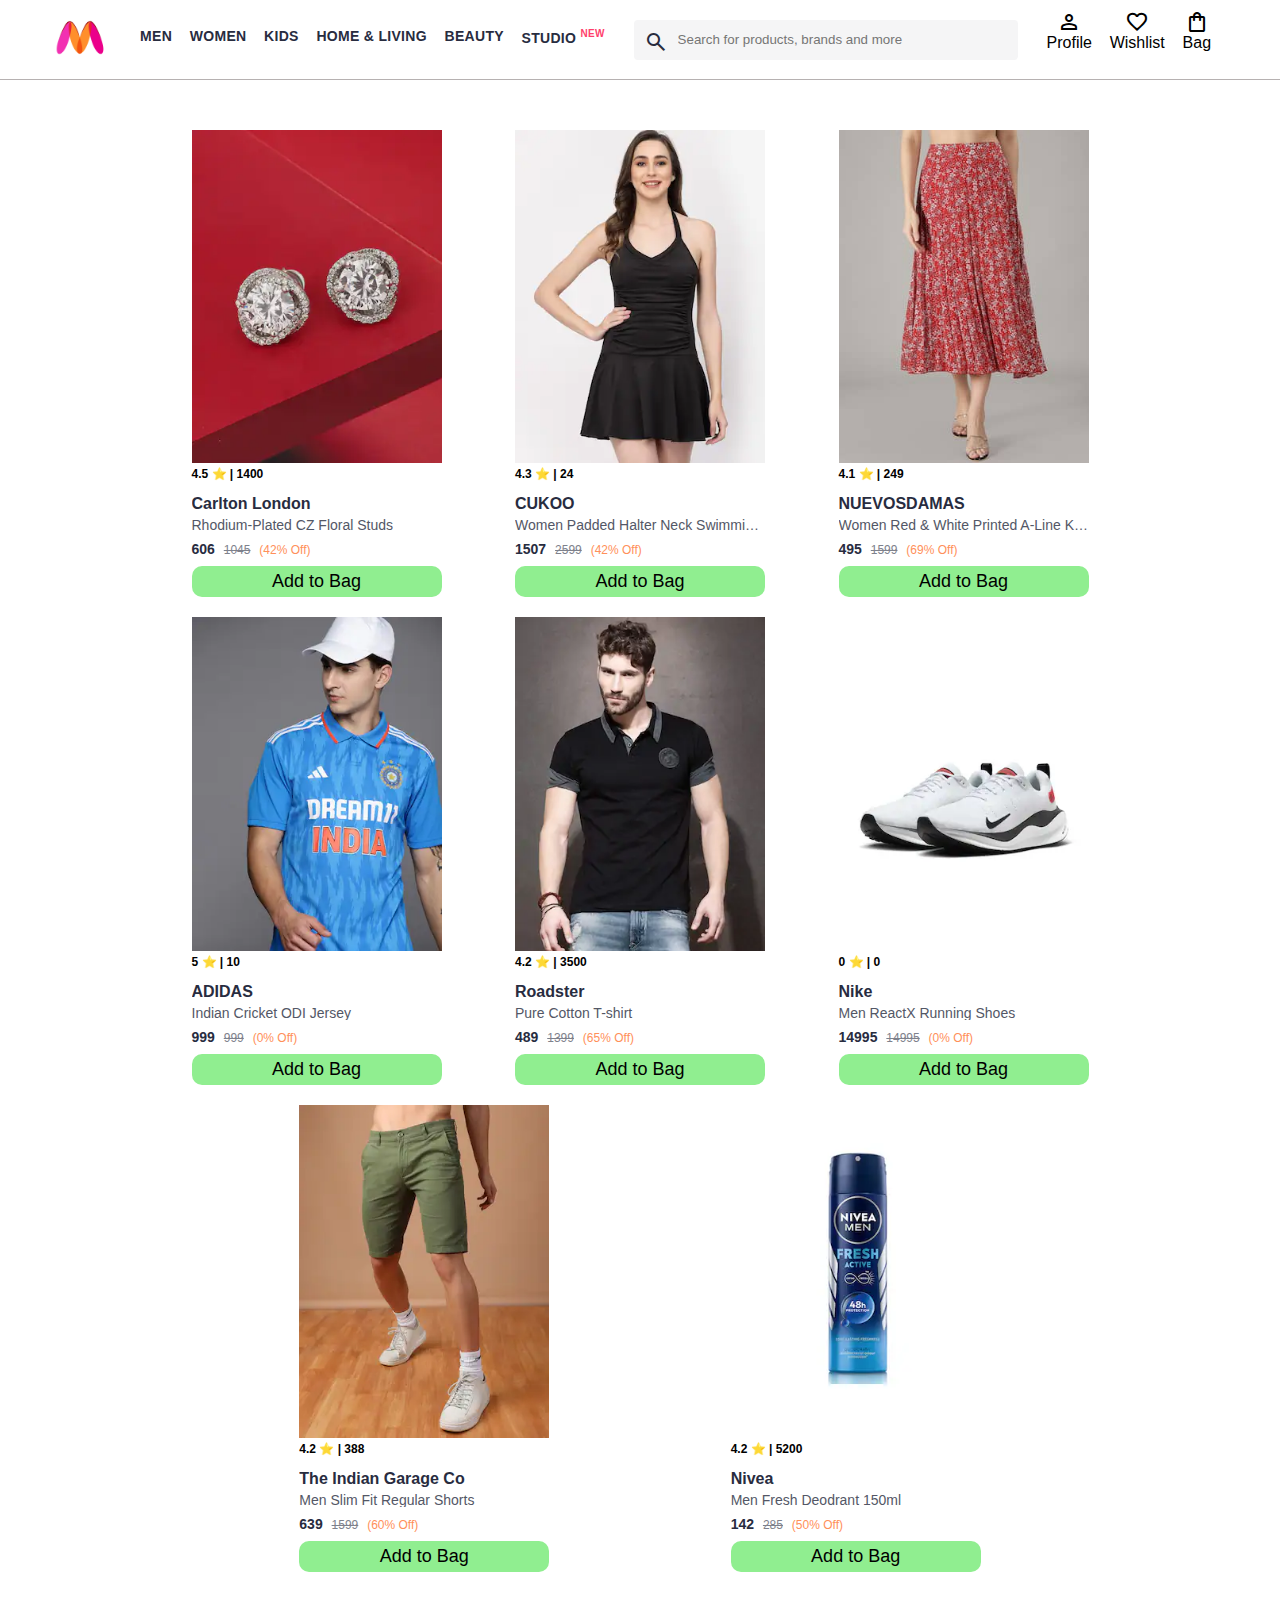
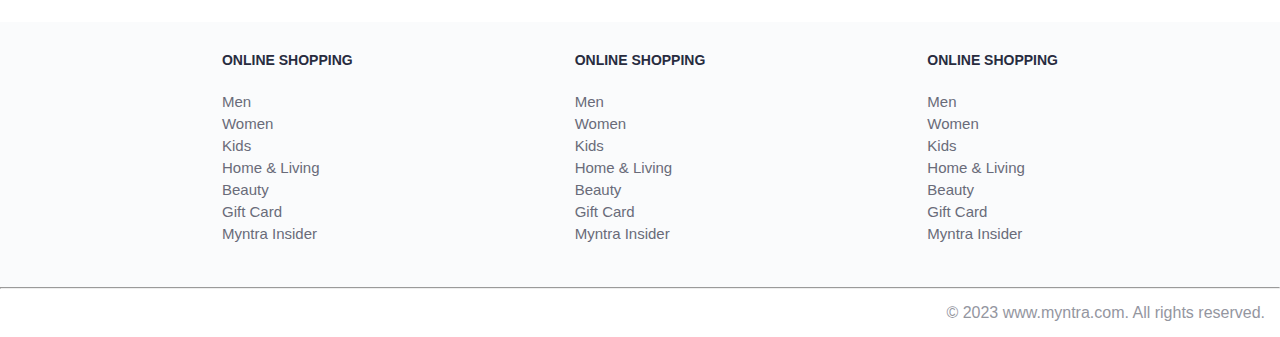
<file: Javascript/11 Template Myntra Functional Clone/index.html>
<!DOCTYPE html>
<html lang="en">
<head>
    <title>Myntra Functional Clone</title>
    <link rel="stylesheet" href="css/index.css">
    <link rel="stylesheet" href="https://fonts.googleapis.com/css2?family=Material+Symbols+Outlined:opsz,wght,FILL,GRAD@20..48,100..700,0..1,-50..200" />
</head>
<body>
    <header>
        <div class="logo_container">
            <a href="#"><img class="myntra_home" src="images/myntra_logo.webp" alt="Myntra Home"></a>
        </div>
        <nav class="nav_bar">
            <a href="#">Men</a>
            <a href="#">Women</a>
            <a href="#">Kids</a>
            <a href="#">Home & Living</a>
            <a href="#">Beauty</a>
            <a href="#">Studio <sup>New</sup></a>
        </nav>
        <div class="search_bar">
            <span class="material-symbols-outlined search_icon">search</span>
            <input class="search_input" placeholder="Search for products, brands and more">
        </div>
        <div class="action_bar">
            <div class="action_container">
                <span class="material-symbols-outlined action_icon">person</span>
                <span class="action_name">Profile</span>
            </div>

            <div class="action_container">
                <span class="material-symbols-outlined action_icon">favorite</span>
                <span class="action_name">Wishlist</span>
            </div>

            <a class="action_container" href="pages/bag.html">
                <span class="material-symbols-outlined action_icon">shopping_bag</span>
                <span class="action_name">Bag</span>
                <span class="bag-item-count">0</span>
            </a>
        </div>
    </header>
    <main>
        <div class="items-container">
              <div class="item-container">
                <img class="item-image" src="images/1.jpg" alt="item image">
                 <div class="rating">
                    4.5 ⭐ | 1.4K
                 </div>
                 <div class="company-name">Carlton London</div>
                  <div class="item-name">Rhodium-Plated CZ Floral Studs</div>
                  <div class="price">
                    <span class="current-price">Rs 606</span>
                    <span class="original-price">Rs 1045</span>
                    <span class="discount">(42% Off)</span>
                  </div>
                  <button class="btn-add-bag">Add to Bag</button>
              </div>
        </div>
    </main>
    <footer>
        <div class="footer_container">
            <div class="footer_column">
                <h3>ONLINE SHOPPING</h3>

                <a href="#">Men</a>
                <a href="#">Women</a>
                <a href="#">Kids</a>
                <a href="#">Home & Living</a>
                <a href="#">Beauty</a>
                <a href="#">Gift Card</a>
                <a href="#">Myntra Insider</a>
            </div>

            <div class="footer_column">
                <h3>ONLINE SHOPPING</h3>

                <a href="#">Men</a>
                <a href="#">Women</a>
                <a href="#">Kids</a>
                <a href="#">Home & Living</a>
                <a href="#">Beauty</a>
                <a href="#">Gift Card</a>
                <a href="#">Myntra Insider</a>
            </div>

            <div class="footer_column">
                <h3>ONLINE SHOPPING</h3>

                <a href="#">Men</a>
                <a href="#">Women</a>
                <a href="#">Kids</a>
                <a href="#">Home & Living</a>
                <a href="#">Beauty</a>
                <a href="#">Gift Card</a>
                <a href="#">Myntra Insider</a>
            </div>
        </div>
        <hr>

        <div class="copyright">
            © 2023 www.myntra.com. All rights reserved.
        </div>
    </footer>
    <script src="data/items.js"></script>
    <script src="index.js"></script>
</body>
</html>
</file>
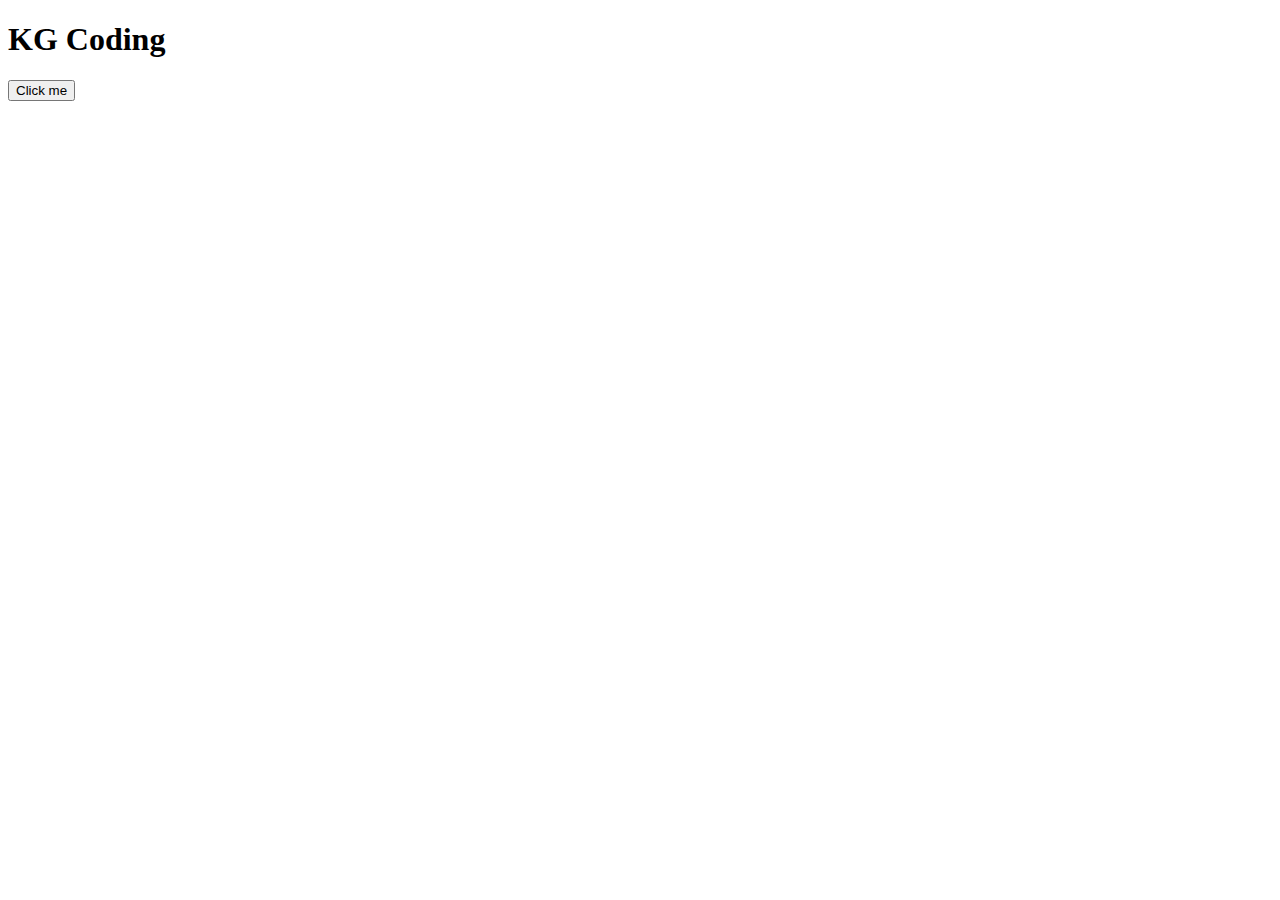
<file: Javascript/3 HTML CSS and JS/Chapter Code/index.html>
<!DOCTYPE html>
<html lang="en">
<head>
  <title>Learning HTML</title>
</head>
<body>
  <h1>KG Coding</h1>
  <button id="click-me" onclick="alert('I am clicked')">Click me</button> <br>
  
<script src="scripts/index.js"></script>
</body>
</html>
</file>
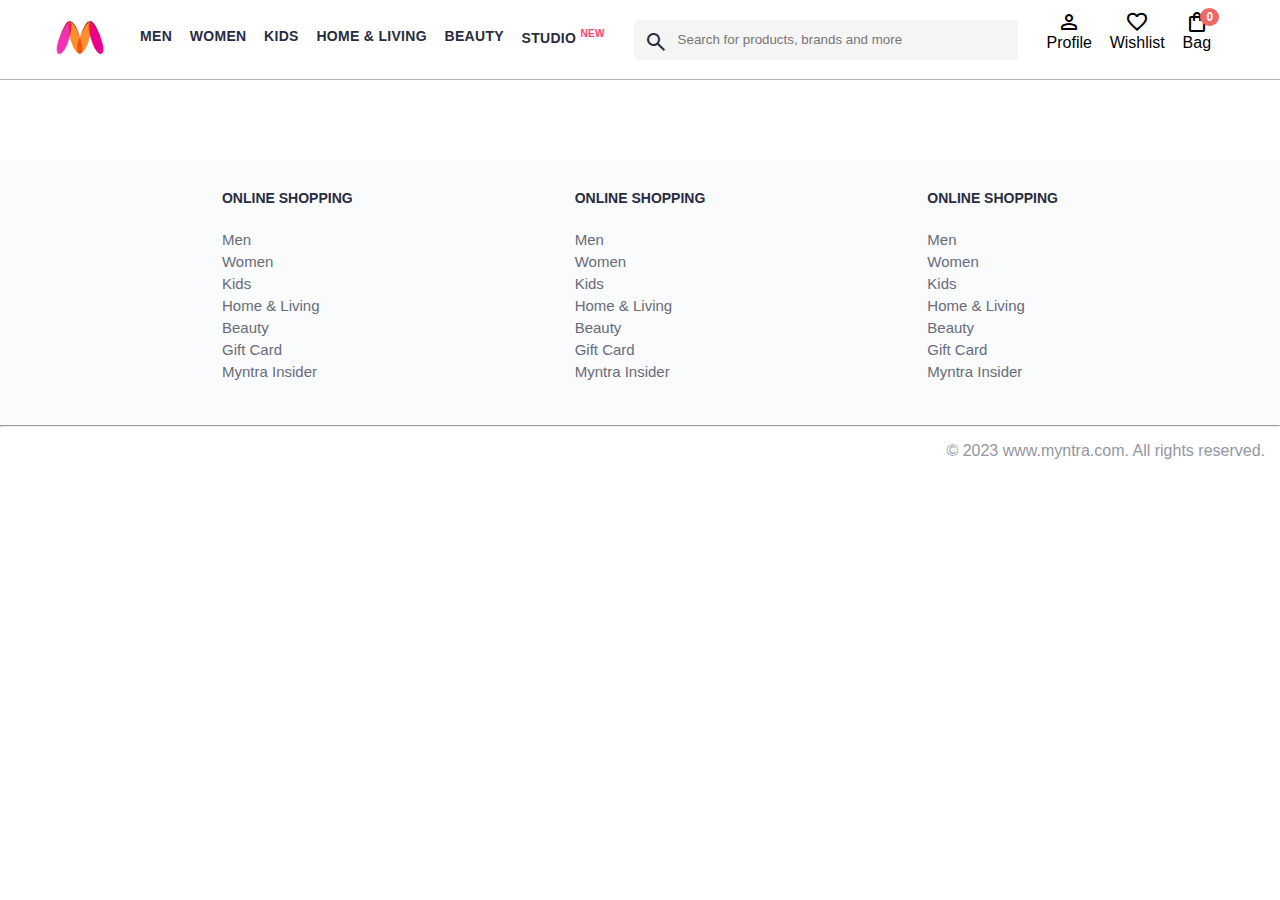
<file: Javascript/Projects/4 Myntra Functional Clone/index.html>
<!DOCTYPE html>
<html lang="en">
<head>
    <title>Myntra Functional Clone</title>
    <link rel="stylesheet" href="css/index.css">
    <link rel="stylesheet" href="https://fonts.googleapis.com/css2?family=Material+Symbols+Outlined:opsz,wght,FILL,GRAD@20..48,100..700,0..1,-50..200" />
</head>
<body>
    <header>
        <div class="logo_container">
            <a href="#"><img class="myntra_home" src="images/myntra_logo.webp" alt="Myntra Home"></a>
        </div>
        <nav class="nav_bar">
            <a href="#">Men</a>
            <a href="#">Women</a>
            <a href="#">Kids</a>
            <a href="#">Home & Living</a>
            <a href="#">Beauty</a>
            <a href="#">Studio <sup>New</sup></a>
        </nav>
        <div class="search_bar">
            <span class="material-symbols-outlined search_icon">search</span>
            <input class="search_input" placeholder="Search for products, brands and more">
        </div>
        <div class="action_bar">
            <div class="action_container">
                <span class="material-symbols-outlined action_icon">person</span>
                <span class="action_name">Profile</span>
            </div>

            <div class="action_container">
                <span class="material-symbols-outlined action_icon">favorite</span>
                <span class="action_name">Wishlist</span>
            </div>

            <a class="action_container" href="pages/bag.html">
                <span class="material-symbols-outlined action_icon">shopping_bag</span>
                <span class="action_name">Bag</span>
                <span class="bag-item-count">0</span>
            </a>
        </div>
    </header>
    <main>
        <div class="items-container">
        </div>
    </main>
    <footer>
        <div class="footer_container">
            <div class="footer_column">
                <h3>ONLINE SHOPPING</h3>

                <a href="#">Men</a>
                <a href="#">Women</a>
                <a href="#">Kids</a>
                <a href="#">Home & Living</a>
                <a href="#">Beauty</a>
                <a href="#">Gift Card</a>
                <a href="#">Myntra Insider</a>
            </div>

            <div class="footer_column">
                <h3>ONLINE SHOPPING</h3>

                <a href="#">Men</a>
                <a href="#">Women</a>
                <a href="#">Kids</a>
                <a href="#">Home & Living</a>
                <a href="#">Beauty</a>
                <a href="#">Gift Card</a>
                <a href="#">Myntra Insider</a>
            </div>

            <div class="footer_column">
                <h3>ONLINE SHOPPING</h3>

                <a href="#">Men</a>
                <a href="#">Women</a>
                <a href="#">Kids</a>
                <a href="#">Home & Living</a>
                <a href="#">Beauty</a>
                <a href="#">Gift Card</a>
                <a href="#">Myntra Insider</a>
            </div>
        </div>
        <hr>

        <div class="copyright">
            © 2023 www.myntra.com. All rights reserved.
        </div>
    </footer>
    <script src="data/items.js"></script>
    <script src="scripts/index.js"></script>
</body>
</html>
</file>
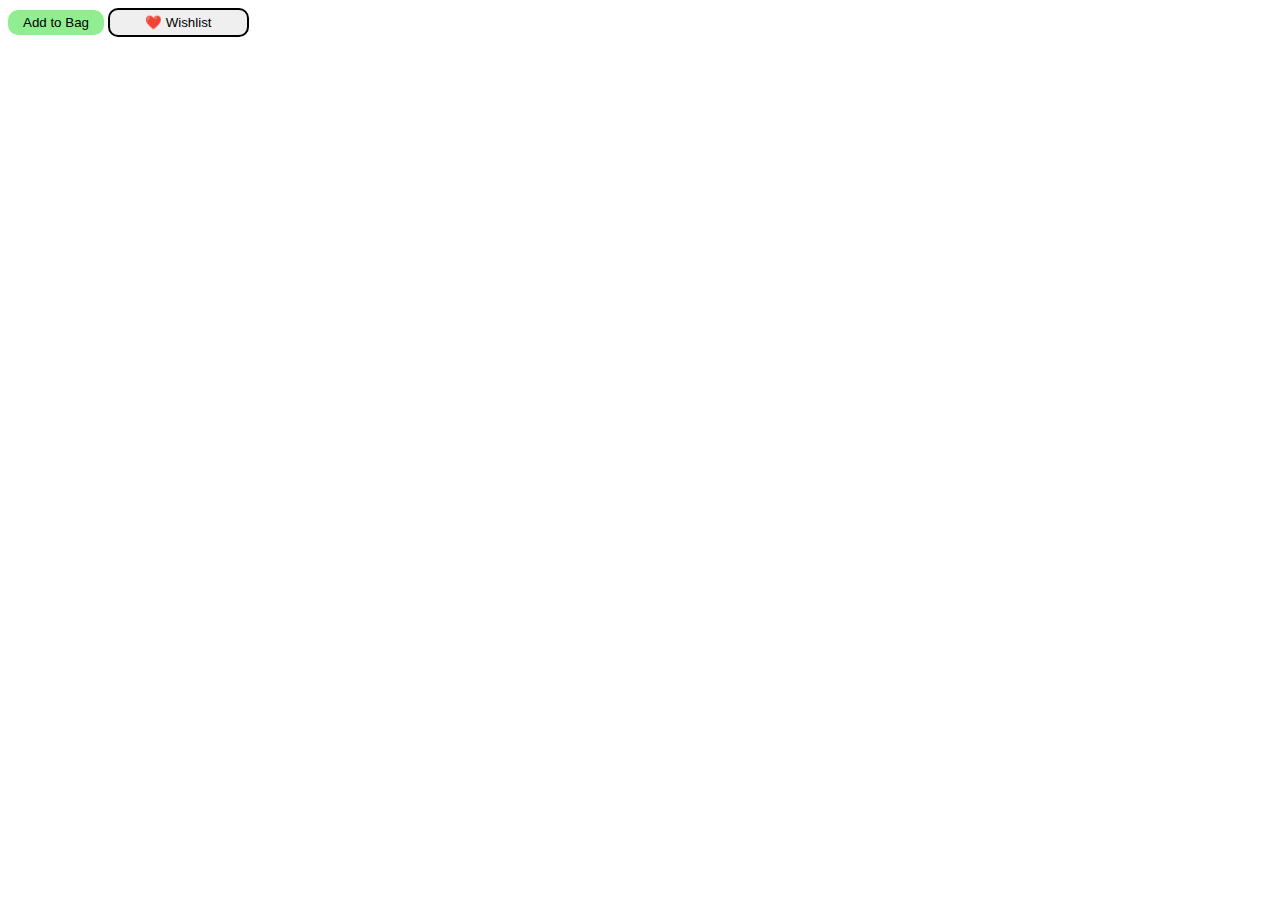
<file: Javascript/3 HTML CSS and JS/Practise Set/Practise Set 3.html>
<!DOCTYPE html>
<html lang="en">
<head>
  <title>Practise Set 3</title>
  <link rel="stylesheet" href="css/practise set 3.css">
  <style>
    /*.class-button {
      color: rgb(29, 180, 52);
    }*/
  </style>
</head>
<body>
  <main>
    <button class="bag-button" onclick="
      alert('Item has been added to Bag');
      ">Add to Bag</button>
    <button class="wish-button" onclick="
      alert('Item has been added to the wishlist')
    ">❤️ Wishlist</button>
    <!--
    <button class="class-button">Click</button>
    <button id="id-button">Id button</button>
    <button class="class-button">Class button</button>
    <p>Lorem ipsum dolor sit amet consectetur adipisicing elit. Deleniti, facere.</p> -->
  </main>
  <script>
    //alert('Welcome Buddy');
  </script>
</body>
</html>
</file>
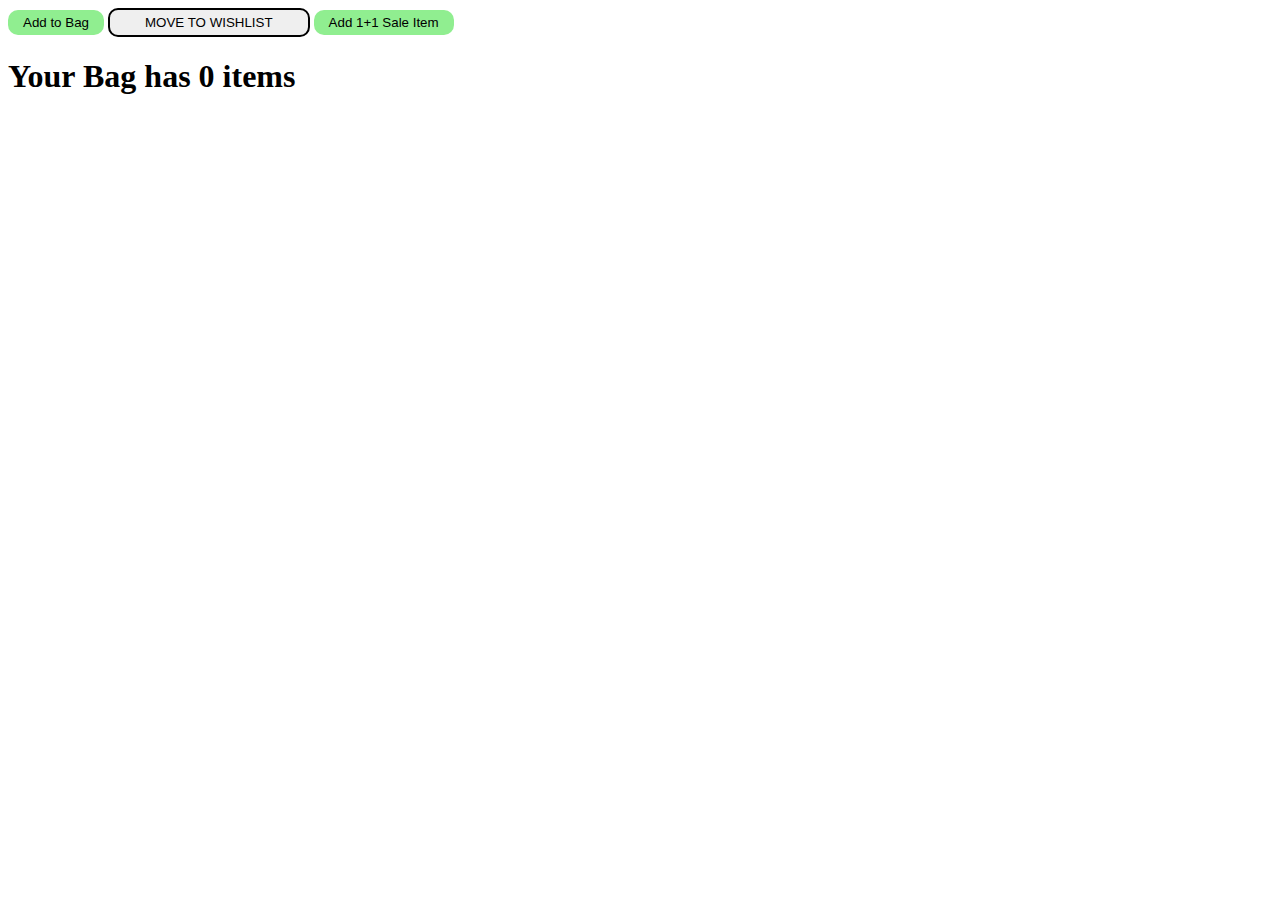
<file: Javascript/4 Variables/Practise Set/myntra bag.html>
<!DOCTYPE html>
<html lang="en">
<head>
  <link rel="stylesheet" href="myntra bag.css">
  <title>Myntra Bag</title>
</head>
<body>
  <button class="bag-button" onclick="
  cartQuantity++;
  document.querySelector('#cart-summary').innerText = `Your Bag has ${cartQuantity} items`;
  ">Add to Bag</button>

<button class="wish-button" onclick="
cartQuantity--;
document.querySelector('#cart-summary').innerText = `Your Bag has ${cartQuantity} items`;
">Move to Wishlist</button>

<button class="bag-button" onclick="
cartQuantity += 2;
document.querySelector('#cart-summary').innerText = `Your Bag has ${cartQuantity} items`;
">Add 1+1 Sale Item</button>

<h1 id="cart-summary"></h1>

<script>
  let cartQuantity = 0;
  document.querySelector('#cart-summary').innerText = `Your Bag has ${cartQuantity} items`;
</script>
</body>
</html>
</file>
<file: Javascript/11 Template Myntra Functional Clone/css/index.css>
/***************** Item Page CSS **************************/
/*.action_container {
    text-decoration: none;
}
a.action_container:link {
    color:black;
}
.item-details {
    cursor: pointer;
    width: 250px;
    margin: 10px;
}
.stars {
    font-size: 12px;
    font-weight: 700;
    text-align: left;
}
.company {
    font-size: 18px;
    font-weight: 700;
    line-height: 1;
    color: #282c3f;
    margin-bottom: 6px;
    overflow: hidden;
    text-overflow: ellipsis;
    white-space: nowrap;
    margin-top: 20px;
}
.item-name {
    color: #535766;
    font-size: 16px;
    line-height: 1;
    margin-bottom: 0;
    margin-top: 0;
    overflow: hidden;
    text-overflow: ellipsis;
    white-space: nowrap;
    font-weight: 400;
    display: block;
}
.price-container {
    margin-top: 10px;
}
.current-price {
    font-size: 14px;
    font-weight: 700;
    color: #282c3f;
}
.original-price {
    text-decoration: line-through;
    color: #7e818c;
    font-weight: 400;
    margin-left: 5px;
    font-size: 12px;
}
.discount-percentage {
    color: #ff905a;
    font-weight: 400;
    font-size: 12px;
    margin-left: 5px;
}
.btn-bag {
    background-color: lightgreen;
    border: none;
    padding: 5px 15px;
    border-radius: 10px;
    width: 100%;
    margin-top: 7px;
    font-size: 20px;
    cursor: pointer;
}
.bag-items {
    background-color: #f16565;
    white-space: nowrap;
    text-align: center;
    line-height: 18px;
    padding: 0 6px;
    height: 18px;
    position: relative;
    border-radius: 50%;
    font-size: 12px;
    color: #fff;
    left: 13px;
    top: -44px;
    font-weight: 700;
    cursor: pointer;
}*/

* {
    margin: 0;
    padding: 0;
    font-family: Assistant,-apple-system,BlinkMacSystemFont,Segoe UI,Roboto,Helvetica,Arial,sans-serif;
    box-sizing: border-box;
}
header {
    display: flex;
    background-color: #ffffff;
    height: 80px;
    justify-content: space-between;
    align-items: center;
    border-bottom: 1px solid #b6b1b1;
}
.myntra_home {
    height: 45px;
}
.logo_container {
    margin-left: 4%;
}
.action_bar {
    margin-right: 4%;
}
.nav_bar {
    display: flex;
    min-width: 500px;
    justify-content: space-evenly;
}
.nav_bar a {
    font-size: 14px;
    letter-spacing: .3px;
    color: #282c3f;
    font-weight: 700;
    text-transform: uppercase;
    text-decoration: none;
    padding: 28px 0;
    border-bottom: 5px solid #ffffff;
}
.nav_bar a:hover {
    border-bottom: 4px solid #f54e77;
}

.nav_bar a sup {
    color: #ff3f6c;
    font-size: 10px;
}

.search_bar {
    height: 40px;
    min-width: 200px;
    width: 30%;
    display: flex;
    align-items: center;
}
.search_icon {
    box-sizing: content-box;
    height: 20px;
    padding: 10px;

    background-color: #f5f5f6;
    color: #282c3f;
    font-weight: 300;
    border-radius: 4px 0 0 4px;
}
.search_input {
    color: #696e79;
    background-color: #f5f5f6;
    flex-grow: 1;
    height: 40px;
    border: 0;
    border-radius: 0 4px 4px 0;
}

.action_bar {
    display: flex;
    min-width: 200px;
    justify-content: space-evenly;
}

.action_container {
    display: flex;
    flex-direction: column;
    align-items: center;
}

/* Main section */
.banner_container {
    margin: 40px 0;
}
.banner_image {
    width: 100%;
}

.category_heading {
    text-transform: uppercase;
    color: #3e4152;
    letter-spacing: .15em;
    font-size: 1.8em;
    margin: 50px 0 10px 30px;
    max-height: 5em;
    font-weight: 700;
}

.category-items,.items-container {
    width: 80%;
    margin: 50px 10%;
    display: flex;
    flex-wrap: wrap;
    justify-content: space-evenly;
}

.sale_item {
    width: 250px;
}

.footer_container {
    padding: 30px 0px 40px 0px;
    background: #FAFBFC;
    display: flex;
    justify-content: space-evenly;
}

.footer_column {
    display: flex;
    flex-direction: column;
}

.footer_column h3 {
    color: #282c3f;
    font-size: 14px;
    margin-bottom: 25px;
}

.footer_column a {
    color: #696b79;
    font-size: 15px;
    text-decoration: none;
    padding-bottom: 5px;
}

.copyright {
    color: #94969f;
    text-align: end;
    padding: 15px;
}

.items-container {
    width: 80%;
    margin: 40px 10%;
}

.item-container {
   width: 250px;
   margin: 10px;

}

.item-image {
    width: 100%;
}

.rating {
    font-size: 12px;
    font-weight: 700;
}

.company-name {
    margin-top: 15px;
    font-size: 16px;
    font-weight: 700;
    line-height: 1;
    color: #282c3f;
    margin-bottom: 6px;
    overflow: hidden;
    text-overflow: ellipsis;
    white-space: nowrap;
}

.item-name {
    color: #535766;
    font-size: 14px;
    line-height: 1;
    margin-bottom: 0;
    margin-top: 0;
    overflow: hidden;
    text-overflow: ellipsis;
    white-space: nowrap;
    font-weight: 400;
    display: block;
}
.price {
    margin-top: 10px;
   font-size: 14px;
   line-height: 15px;
   color: #282c3f;
   white-space: nowrap;
}

.current-price {
    font-size: 14px;
    font-weight: 700;
    color: #282c3f;
    
}

.original-price {
    text-decoration: line-through;
    color: #7e818c;
    font-weight: 400;
    margin-left: 5px;
    font-size: 12px;
}

.discount {
    color:#ff905a ;
    font-weight: 400;
    font-size: 12px;
    margin-left: 5px;
}

.btn-add-bag {
     margin-top: 8px;
     font-size: 18px;
     width: 100%;
     background-color: lightgreen;
     border: none;
     padding: 5px 15px;
     border-radius: 10px;
     cursor: pointer;
}

.bag-item-count {
     background-color: #f16565;
    white-space: nowrap;
    text-align: center;
    line-height: 18px;
    padding: 0 6px;
    height: 18px;
    position: relative;
    border-radius: 50%;
    font-size: 12px;
    color: #fff;
    left: 13px;
    top: -44px;
    font-weight: 700;
    cursor: pointer;
}

.action_container {
    text-decoration: none;
}
a.action_container:link {
    color:black;
}
</file>
<file: Javascript/Projects/4 Myntra Functional Clone/css/index.css>
/***************** Item Page CSS **************************/
/*.action_container {
    text-decoration: none;
}
a.action_container:link {
    color:black;
}
.item-details {
    cursor: pointer;
    width: 250px;
    margin: 10px;
}
.stars {
    font-size: 12px;
    font-weight: 700;
    text-align: left;
}
.company {
    font-size: 18px;
    font-weight: 700;
    line-height: 1;
    color: #282c3f;
    margin-bottom: 6px;
    overflow: hidden;
    text-overflow: ellipsis;
    white-space: nowrap;
    margin-top: 20px;
}
.item-name {
    color: #535766;
    font-size: 16px;
    line-height: 1;
    margin-bottom: 0;
    margin-top: 0;
    overflow: hidden;
    text-overflow: ellipsis;
    white-space: nowrap;
    font-weight: 400;
    display: block;
}
.price-container {
    margin-top: 10px;
}
.current-price {
    font-size: 14px;
    font-weight: 700;
    color: #282c3f;
}
.original-price {
    text-decoration: line-through;
    color: #7e818c;
    font-weight: 400;
    margin-left: 5px;
    font-size: 12px;
}
.discount-percentage {
    color: #ff905a;
    font-weight: 400;
    font-size: 12px;
    margin-left: 5px;
}
.btn-bag {
    background-color: lightgreen;
    border: none;
    padding: 5px 15px;
    border-radius: 10px;
    width: 100%;
    margin-top: 7px;
    font-size: 20px;
    cursor: pointer;
}
.bag-items {
    background-color: #f16565;
    white-space: nowrap;
    text-align: center;
    line-height: 18px;
    padding: 0 6px;
    height: 18px;
    position: relative;
    border-radius: 50%;
    font-size: 12px;
    color: #fff;
    left: 13px;
    top: -44px;
    font-weight: 700;
    cursor: pointer;
}*/

* {
    margin: 0;
    padding: 0;
    font-family: Assistant,-apple-system,BlinkMacSystemFont,Segoe UI,Roboto,Helvetica,Arial,sans-serif;
    box-sizing: border-box;
}
header {
    display: flex;
    background-color: #ffffff;
    height: 80px;
    justify-content: space-between;
    align-items: center;
    border-bottom: 1px solid #b6b1b1;
}
.myntra_home {
    height: 45px;
}
.logo_container {
    margin-left: 4%;
}
.action_bar {
    margin-right: 4%;
}
.nav_bar {
    display: flex;
    min-width: 500px;
    justify-content: space-evenly;
}
.nav_bar a {
    font-size: 14px;
    letter-spacing: .3px;
    color: #282c3f;
    font-weight: 700;
    text-transform: uppercase;
    text-decoration: none;
    padding: 28px 0;
    border-bottom: 5px solid #ffffff;
}
.nav_bar a:hover {
    border-bottom: 4px solid #f54e77;
}

.nav_bar a sup {
    color: #ff3f6c;
    font-size: 10px;
}

.search_bar {
    height: 40px;
    min-width: 200px;
    width: 30%;
    display: flex;
    align-items: center;
}
.search_icon {
    box-sizing: content-box;
    height: 20px;
    padding: 10px;

    background-color: #f5f5f6;
    color: #282c3f;
    font-weight: 300;
    border-radius: 4px 0 0 4px;
}
.search_input {
    color: #696e79;
    background-color: #f5f5f6;
    flex-grow: 1;
    height: 40px;
    border: 0;
    border-radius: 0 4px 4px 0;
}

.action_bar {
    display: flex;
    min-width: 200px;
    justify-content: space-evenly;
}

.action_container {
    display: flex;
    flex-direction: column;
    align-items: center;
}

/* Main section */
.banner_container {
    margin: 40px 0;
}
.banner_image {
    width: 100%;
}

.category_heading {
    text-transform: uppercase;
    color: #3e4152;
    letter-spacing: .15em;
    font-size: 1.8em;
    margin: 50px 0 10px 30px;
    max-height: 5em;
    font-weight: 700;
}

.category-items, .items-container {
    width: 80%;
    margin: 50px 10%;
    display: flex;
    flex-wrap: wrap;
    justify-content: space-evenly;
}

.sale_item {
    width: 250px;
}

.footer_container {
    padding: 30px 0px 40px 0px;
    background: #FAFBFC;
    display: flex;
    justify-content: space-evenly;
}

.footer_column {
    display: flex;
    flex-direction: column;
}

.footer_column h3 {
    color: #282c3f;
    font-size: 14px;
    margin-bottom: 25px;
}

.footer_column a {
    color: #696b79;
    font-size: 15px;
    text-decoration: none;
    padding-bottom: 5px;
}

.copyright {
    color: #94969f;
    text-align: end;
    padding: 15px;
}

.items-container {
    width: 80%;
    margin: 40px 10%;
}
.item-container {
    width: 250px;
    margin: 10px;
}
.item-image {
    width: 100%;
}
.rating {
    font-size: 12px;
    font-weight: 700;
}
.company-name {
    margin-top: 15px;
    font-size: 16px;
    font-weight: 700;
    line-height: 1;
    color: #282c3f;
    margin-bottom: 6px;
    overflow: hidden;
    text-overflow: ellipsis;
    white-space: nowrap;
}
.item-name {
    color: #535766;
    font-size: 14px;
    line-height: 1;
    margin-bottom: 0;
    margin-top: 0;
    overflow: hidden;
    text-overflow: ellipsis;
    white-space: nowrap;
    font-weight: 400;
    display: block;
}
.price {
    margin-top: 10px;
    font-size: 14px;
    line-height: 15px;
    color: #282c3f;
    white-space: nowrap;
}
.current-price {
    font-size: 14px;
    font-weight: 700;
    color: #282c3f;
}
.original-price {
    text-decoration: line-through;
    color: #7e818c;
    font-weight: 400;
    margin-left: 5px;
    font-size: 12px;
}
.discount {
    color: #ff905a;
    font-weight: 400;
    font-size: 12px;
    margin-left: 5px;
}
.btn-add-bag {
    margin-top: 8px;
    font-size: 18px;
    width: 100%;
    background-color: lightgreen;
    border: none;
    padding: 5px 15px;
    border-radius: 10px;
    cursor: pointer;
}
.bag-item-count {
    background-color: #f16565;
    white-space: nowrap;
    text-align: center;
    line-height: 18px;
    padding: 0 6px;
    height: 18px;
    position: relative;
    border-radius: 50%;
    font-size: 12px;
    color: #fff;
    left: 13px;
    top: -44px;
    font-weight: 700;
    cursor: pointer;
}
.action_container {
    text-decoration: none;
}
a.action_container:link {
    color:black;
}
</file>
<file: Javascript/3 HTML CSS and JS/Practise Set/css/practise set 3.css>
.bag-button {
  background-color: lightgreen;
  border: none;
  padding: 5px 15px;
  border-radius: 10px;
}
.wish-button {
  padding: 5px 35px;
  border: 2px solid black;
  border-radius: 10px;
}
</file>
<file: Javascript/4 Variables/Practise Set/myntra bag.css>
.bag-button {
  background-color: lightgreen;
  border: none;
  padding: 5px 15px;
  border-radius: 10px;
}
.wish-button {
  padding: 5px 35px;
  border: 2px solid black;
  border-radius: 10px;
  text-transform: uppercase;
}
</file>
